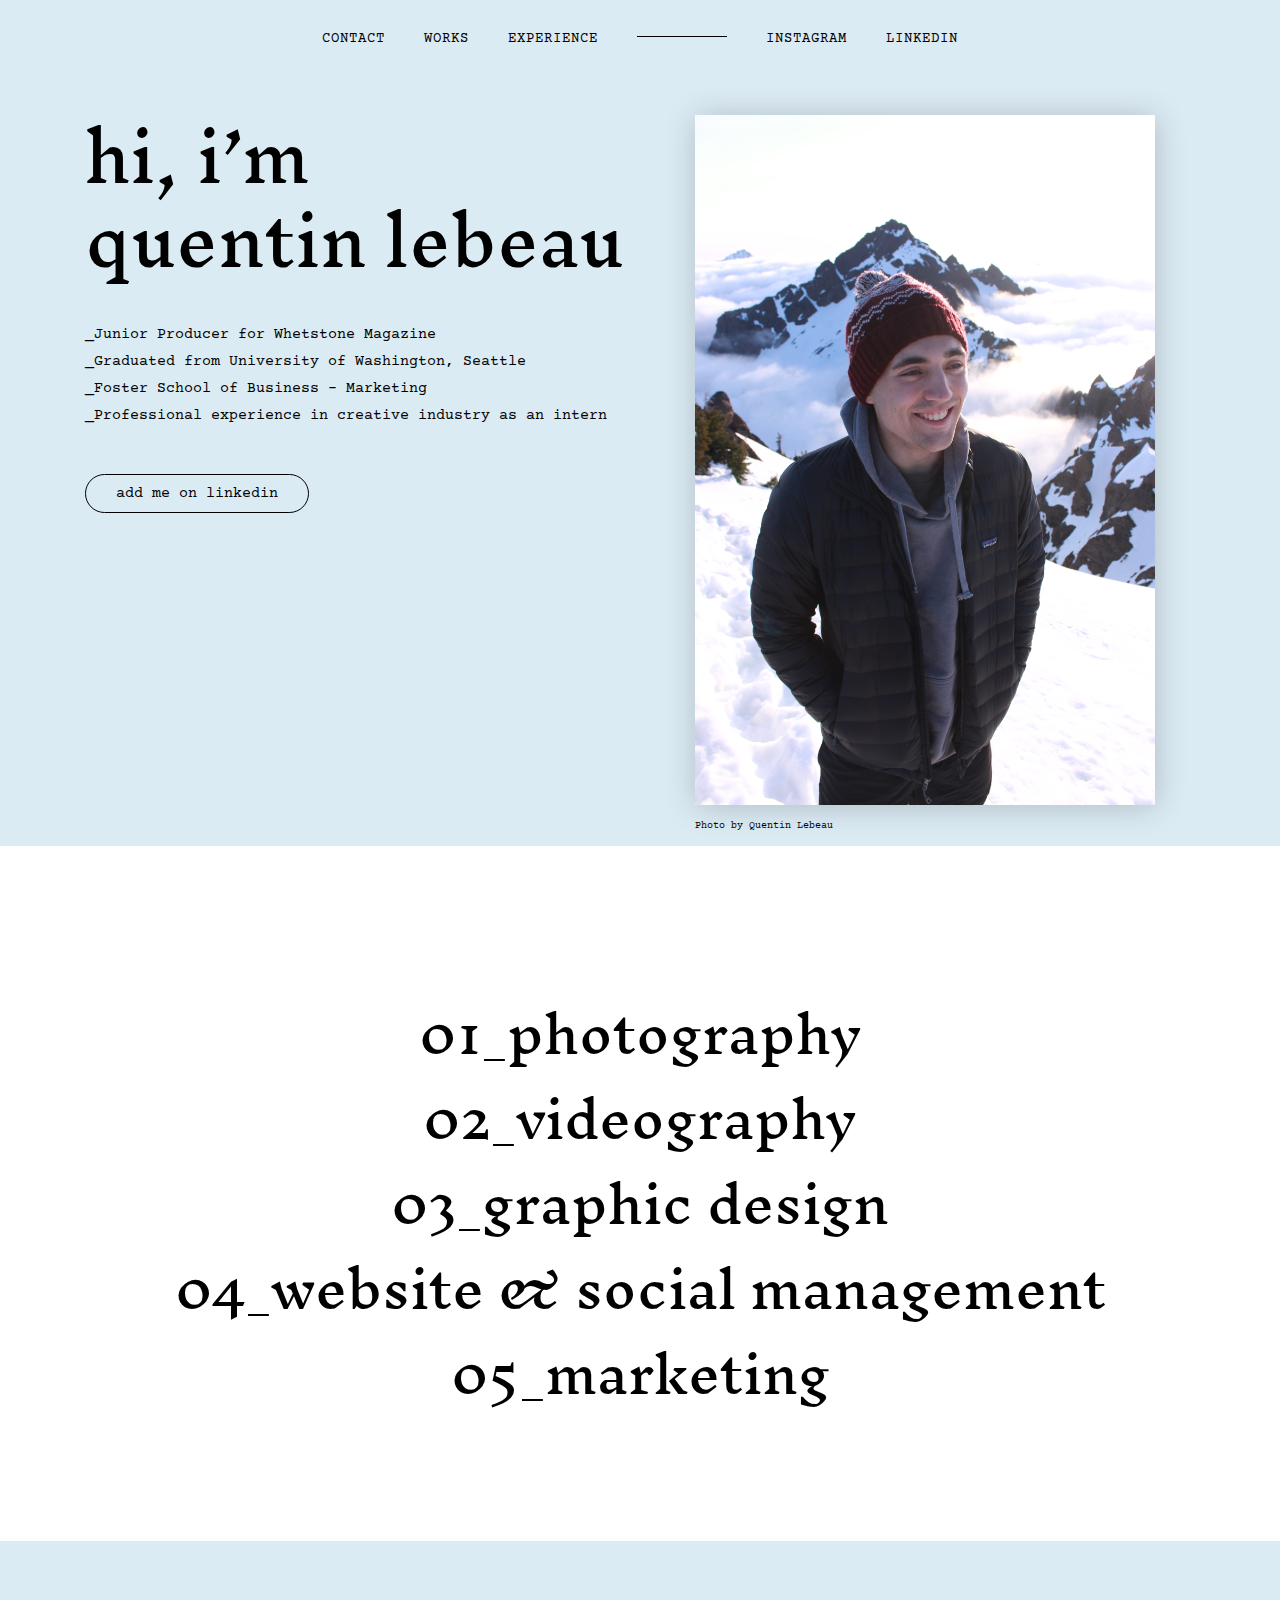
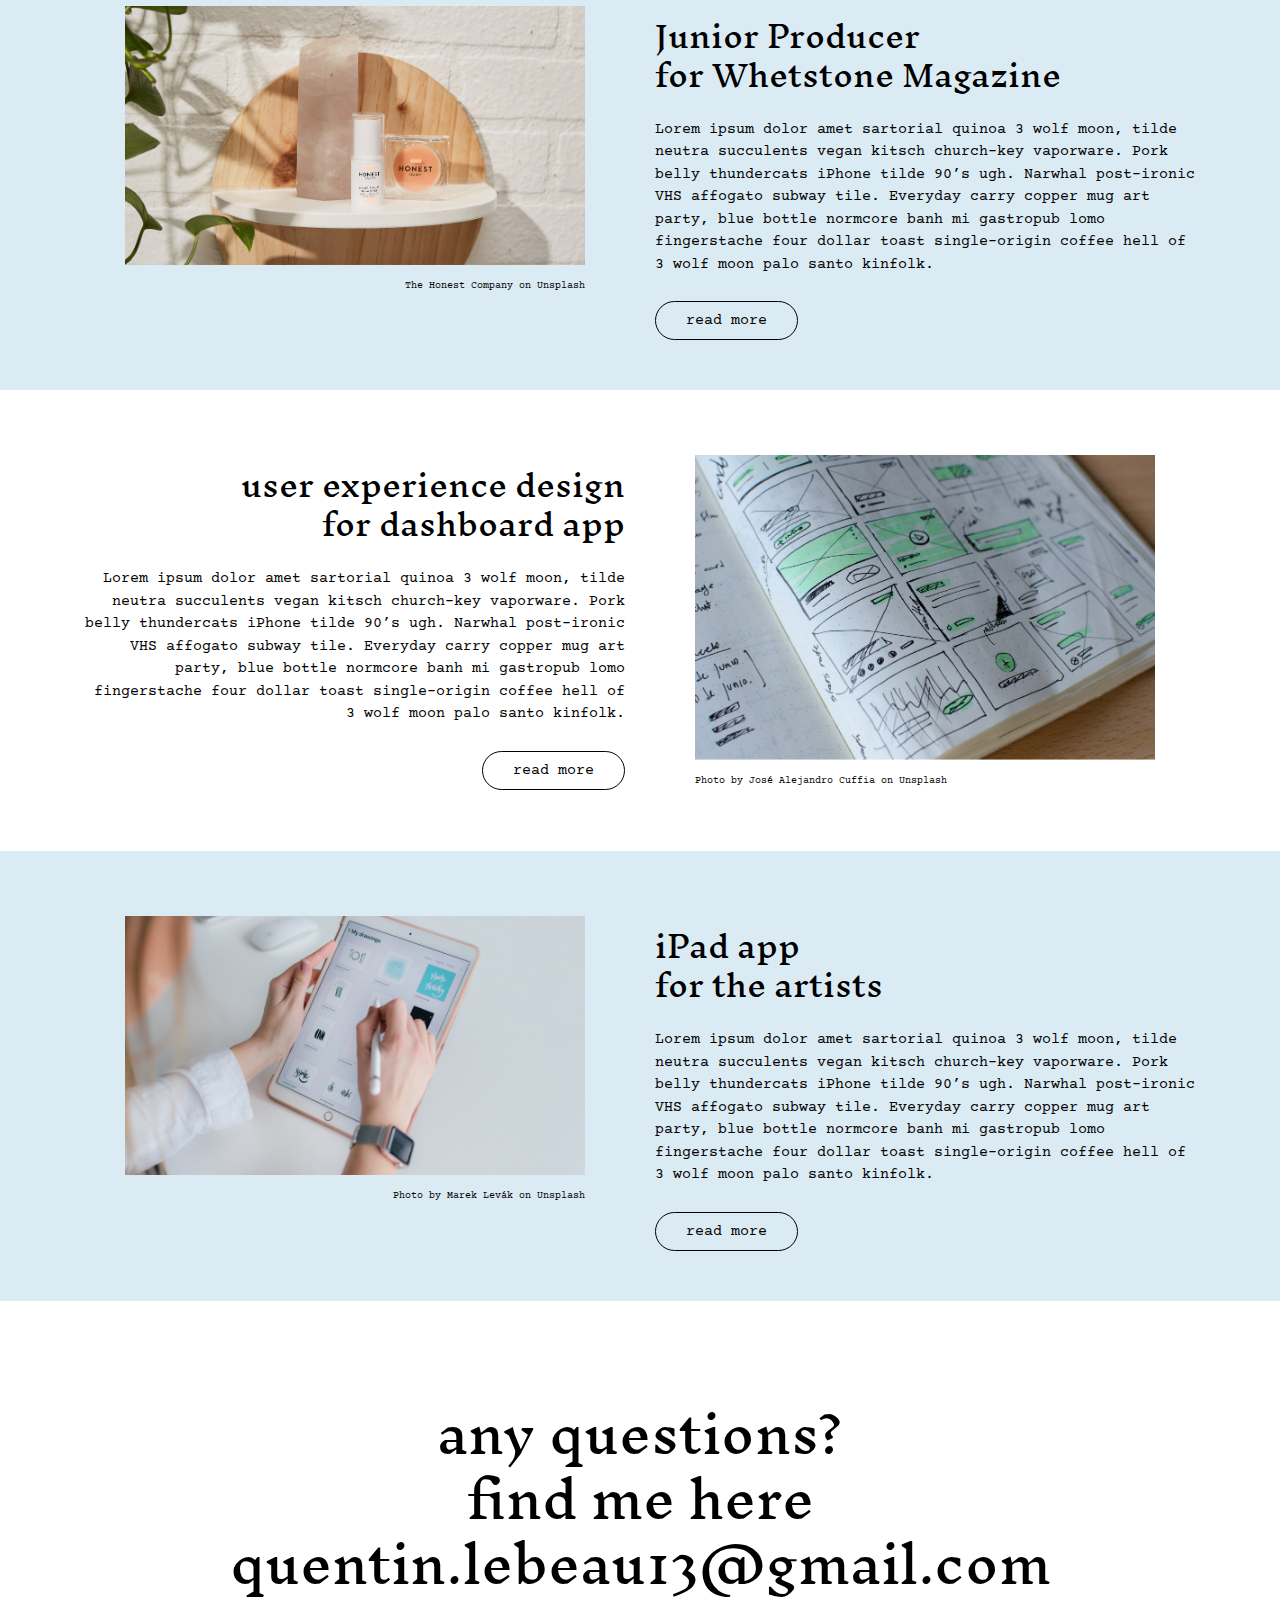
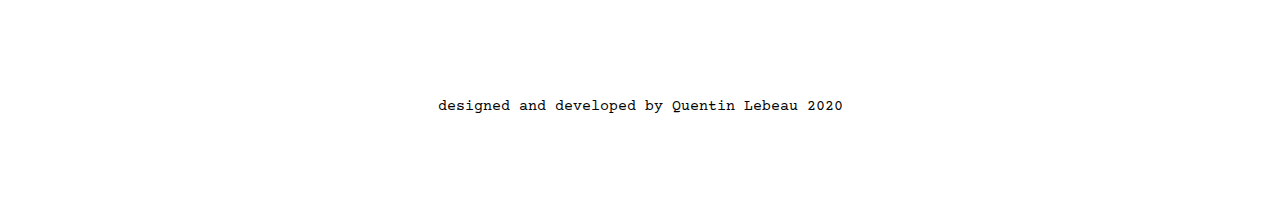
<file: index.html>
<!DOCTYPE html>
<html>
  <head>
    <meta charset="utf-8">
    <meta name="viewport" content="width=device-width, initial-scale=1.0">
    <title>Portfolio</title>
    <link rel="shortcut icon" type="img/png" href="img/favicon.png">
    <link rel="stylesheet" href="css/bootstrap-grid.css" type="text/css">
    <link rel="stylesheet" href="css/styles.css" type="text/css">
    <link href="https://fonts.googleapis.com/css?family=Courier+Prime|Inknut+Antiqua&display=swap" rel="stylesheet">
  </head>

  <body>
    <nav>
      <ul>
        <li><a href="#contact">contact</a></li>
        <li><a href="#projects">works</a></li>
        <li><a href="#experience">experience</a></li>
        <li class="empty"></li>
        <li><a href="http://instagram.com/q.lebeau" target="_blank">instagram</a></li>
        <li><a href="http://linkedin.com/in/qlebeau" target="_blank">linkedin</a></li>
      </ul>
    </nav>
    <header id="experience">
      <div class="container">
        <div class="row">
          <!-- Left Column -->
          <div class="col-sm">
            <h1>hi, i’m<br/>quentin lebeau</h1>
            <ul>
              <li>_Junior Producer for Whetstone Magazine</li>
              <li>_Graduated from University of Washington, Seattle</li>
              <li>_Foster School of Business - Marketing</li>
              <li>_Professional experience in creative industry as an intern</li>
            </ul>
            <a href="" class="button">add me on linkedin</a>
          </div>

        <!-- Right Column -->
        <div class="col-sm">
          <figure>
            <img src="img/qlebeau.jpg" class="intro-img" alt="Jane Doe" />
            <figcaption> Photo by Quentin Lebeau</figcaption>
          </figure>
        </div>
      </div>
    </div>
    </header>

    <section>
      <ul class="skills-list" >
        <li>01_photography</li>
        <li>02_videography</li>
        <li>03_graphic design</li>
        <li>04_website & social management</li>
        <li>05_marketing</li>
      </ul>
    </section>

    <!-- projects -->

    <!-- project 1 -->
    <section class="project blue" id="projects">
      <div class="container">
        <div class="row">
          <!-- Left Column -->
          <div class="col-sm">
            <figure>
              <img src="img/cosmetics.jpg" alt="Cosmetics">
              <figcaption class="right-alignment">
                The Honest Company on Unsplash
              </figcaption>
            </figure>
          </div>

          <!-- Right Column -->
          <div class="col-sm">
            <h2>Junior Producer<br/>
              for Whetstone Magazine</h2>
              <p>Lorem ipsum dolor amet sartorial quinoa 3 wolf moon, tilde neutra succulents vegan kitsch church-key vaporware. Pork belly thundercats iPhone tilde 90’s ugh. Narwhal post-ironic VHS affogato subway tile. Everyday carry copper mug art party, blue bottle normcore banh mi gastropub lomo fingerstache four dollar toast single-origin coffee hell of 3 wolf moon palo santo kinfolk.</p>
              <a href="" class="button">read more</a>
          </div>
        </div>
      </div>
    </section>

<!-- Project 2 -->
    <section class="project">
      <div class="container">
        <div class="row">
          <!-- Left Column -->
          <div class="col-sm right-alignment">
            <h2>user experience design<br/>
            for dashboard app</h2>
            <p>Lorem ipsum dolor amet sartorial quinoa 3 wolf moon, tilde neutra succulents vegan kitsch church-key vaporware. Pork belly thundercats iPhone tilde 90’s ugh. Narwhal post-ironic VHS affogato subway tile. Everyday carry copper mug art party, blue bottle normcore banh mi gastropub lomo fingerstache four dollar toast single-origin coffee hell of 3 wolf moon palo santo kinfolk.</p>
            <a href="" class="button">read more</a>
          </div>

          <!-- Right Column -->
          <div class="col-sm">
            <figure>
              <img src="img/dashboard-app.jpg" alt="Dashboard App">
              <figcaption>
                Photo by José Alejandro Cuffia on Unsplash
              </figcaption>
            </figure>
          </div>
        </div>
      </div>
    </section>

<!-- Project 3 -->
    <section class="project blue">
      <div class="container">
        <div class="row">
          <!-- Left Column -->
          <div class="col-sm">
            <figure>
              <img src="img/ipad-app.jpg" alt="iPad App">
              <figcaption class="right-alignment">
                Photo by Marek Levák on Unsplash
              </figcaption>
            </figure>
          </div>

          <!-- Right Column -->
          <div class="col-sm">
            <h2>iPad app <br/>
            for the artists</h2>
              <p>Lorem ipsum dolor amet sartorial quinoa 3 wolf moon, tilde neutra succulents vegan kitsch church-key vaporware. Pork belly thundercats iPhone tilde 90’s ugh. Narwhal post-ironic VHS affogato subway tile. Everyday carry copper mug art party, blue bottle normcore banh mi gastropub lomo fingerstache four dollar toast single-origin coffee hell of 3 wolf moon palo santo kinfolk.</p>
              <a href="" class="button">read more</a>
          </div>
        </div>
      </div>
    </section>

    <footer id="contact">
      <h2>any questions? <br/>
        find me here quentin.lebeau13@gmail.com
      </h2>
      <p>designed and developed by Quentin Lebeau 2020</p>
    </footer>

  </body>
</html>
</file>
<file: css/styles.css>
body {
  font-family: 'Courier Prime', monospace;
  font-size: 15px;
}

h1, h2, .skills-list, .experience-list {
  font-family: 'Inknut Antiqua', serif;
}

img {
  max-width: 100%;
}

nav {
  background-color: #DBEBF4;
  position: fixed;
  z-index: 5;
  width: 100%;
}

li.empty {
  width: 90px;
  border-top: 1px solid black;
  top: -5px;
  position: relative;
}

nav li a {
  text-decoration: none;
  color: black;
}

nav li a:hover {
  font-weight:bold;
}

nav ul li {
    display: inline-block;
    margin: 0 15px;
    padding: 0;
    text-transform: uppercase;
    letter-spacing: 1px;
    font-size: 14px;
}

body, ul {
  margin: 0;
  padding: 0;
}

nav ul {
  margin: 0 auto;
  text-align: center;
  padding: 30px;
}

header {
  top: 70px;
  position: relative;
  margin-bottom: 220px;
  background-color: #DBEBF4;
  background-repeat: no-repeat;
  background-size: cover;
  background-position-y: -160px;
}


h1 {
  font-size: 65px;
  line-height: 130%;
}

h2 {
  font-size: 30px;
  line-height: 130%;
}

p {
  line-height: 150%;
}

h1, h2 {
  font-weight: normal;
}

ul, li {
  list-style: none;
  margin: 10px 0;
}

.button {
  border: 1px solid black;
  text-decoration: none;
  color: black;
  padding: 10px 30px;
  margin-top: 40px;
  display: inline-block;
  border-radius: 20px;
  transition: background 0.5s ease-in-out, color 0.5s ease-in-out;
}

.button:hover {
  background: black;
  color: white;
}

figcaption {
  font-size: 10px;
  margin-top: 10px;
}

.intro-img {
  box-shadow: 1px 2px 30px rgba(0,0,0,0.2);
  margin-top: 30px;
}

.skills-list {
  text-align: center;
  font-size: 50px;
  line-height: 150%;
  margin-bottom: 130px;
}

.project {
  margin-bottom: 30px 0;
  padding: 50px;
}

.blue {
  background-color: #DBEBF4;
}

.project .button{
  margin-top: 10px;
}

footer {
  text-align: center;
  margin: 100px;
}

footer h2 {
  font-size: 50px;
  margin-bottom: 100px;
}

.right-alignment {
  text-align: right;
}
</file>
